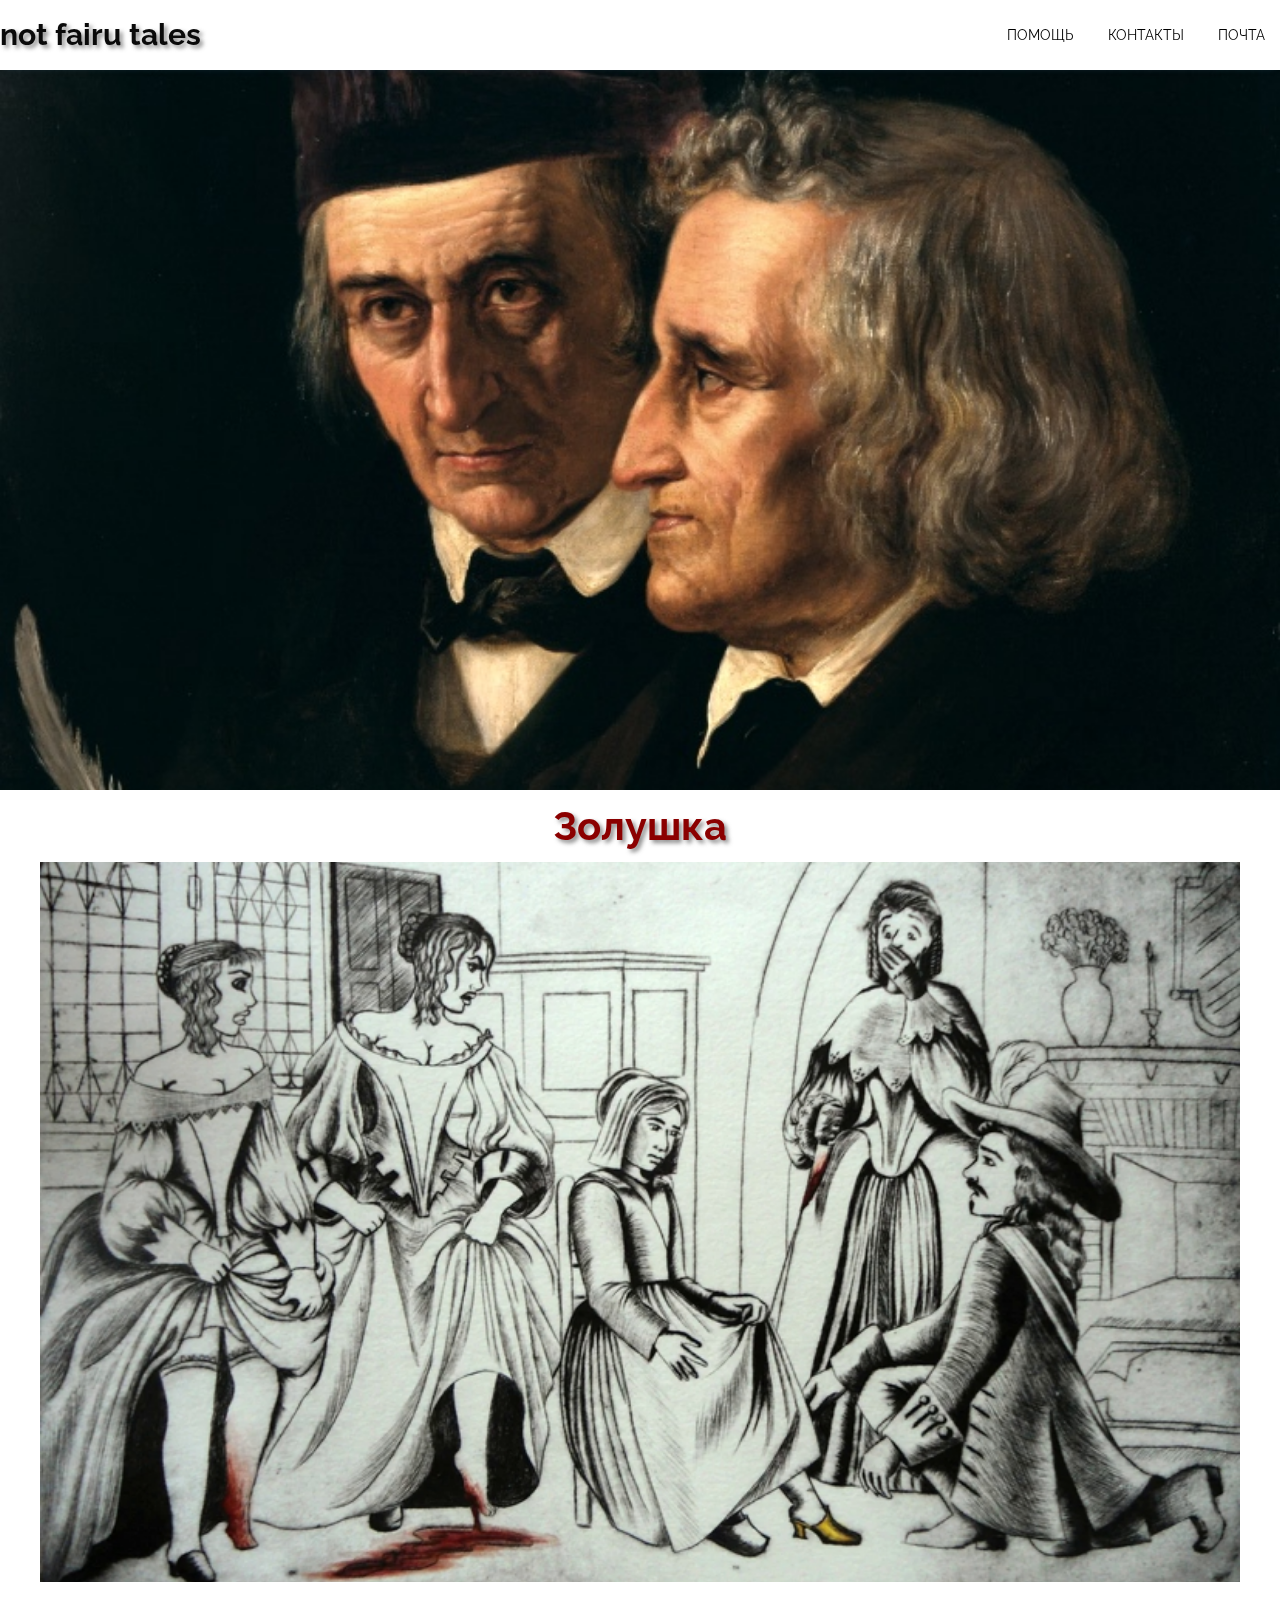
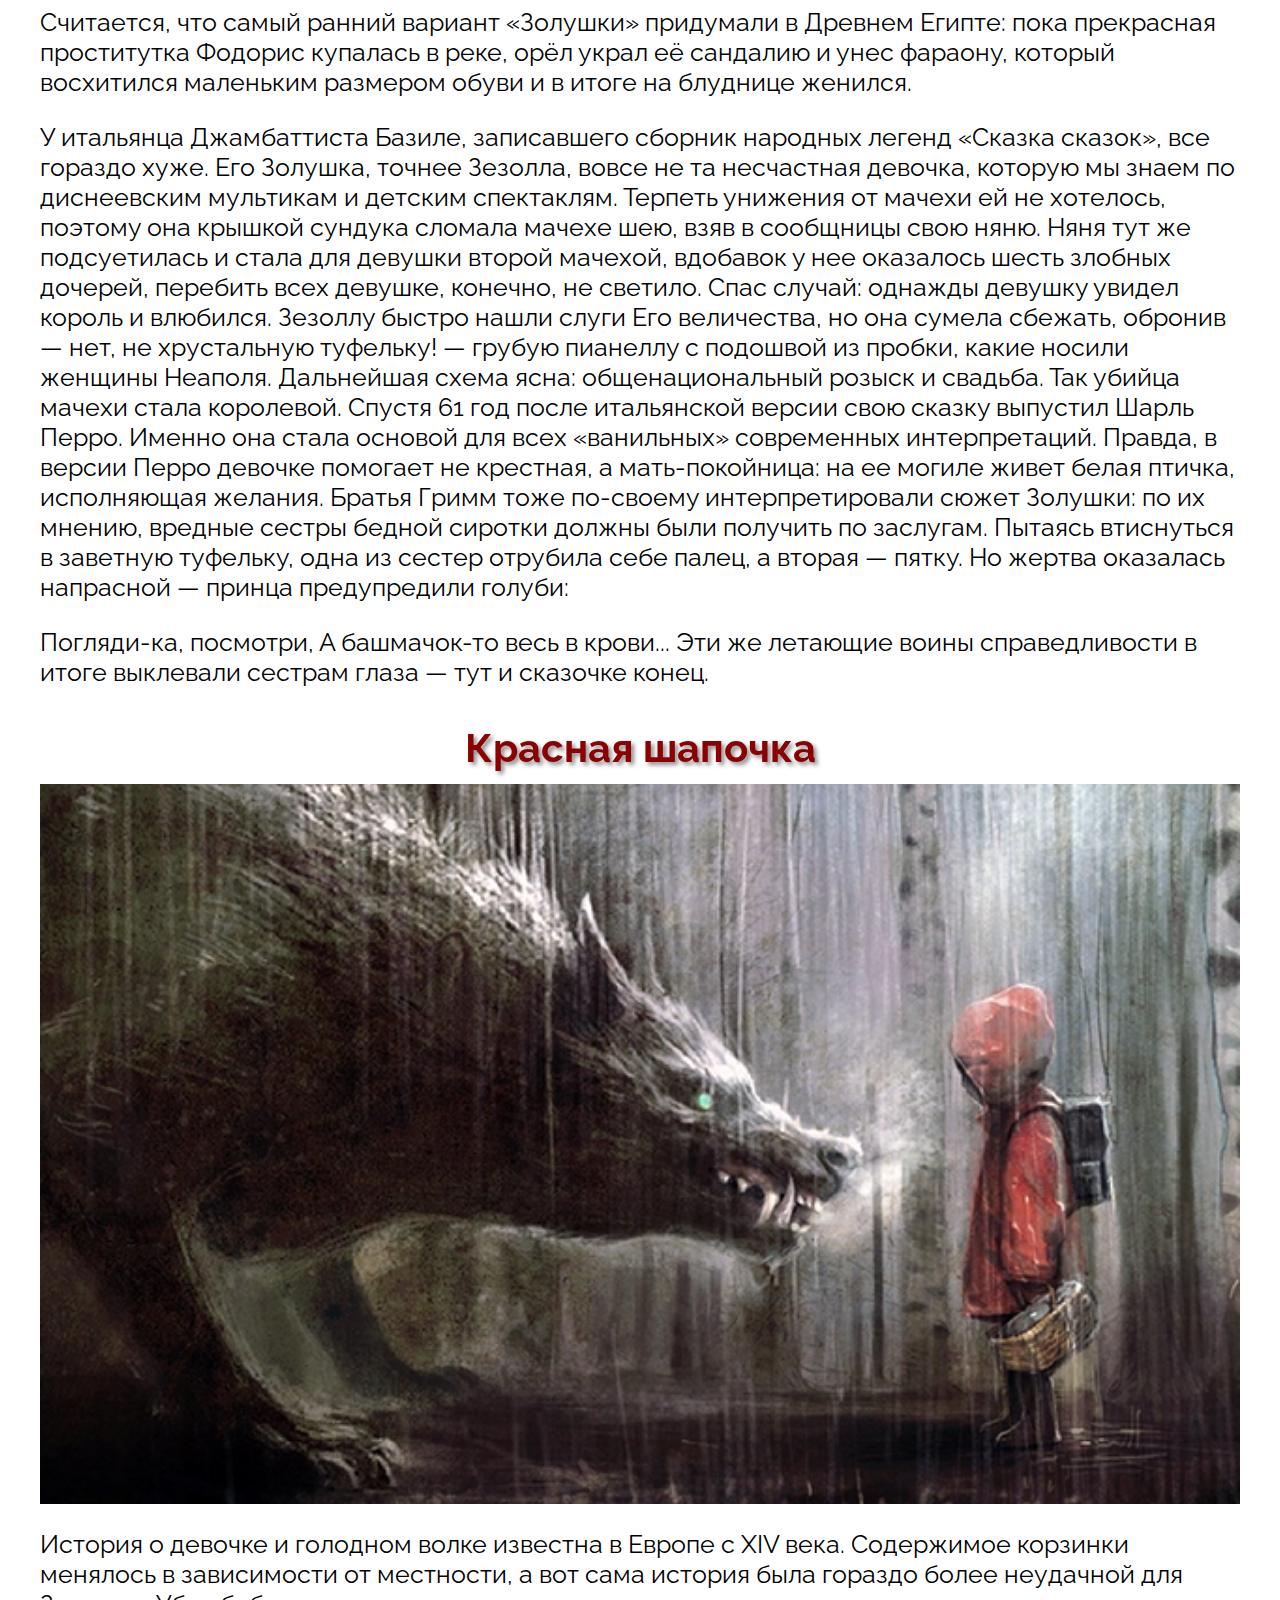
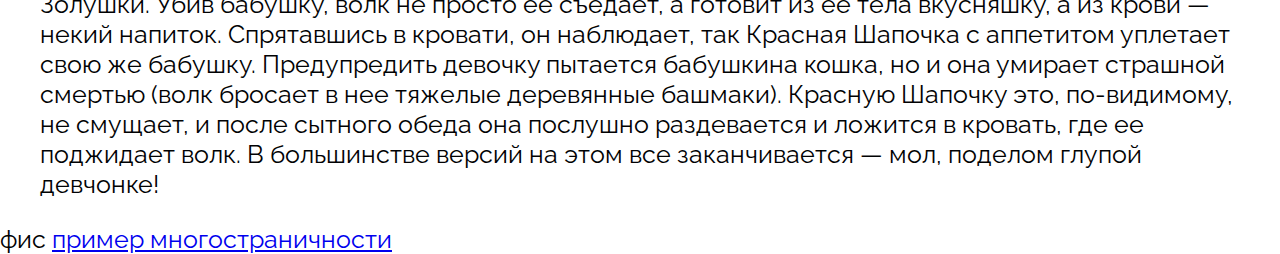
<file: index.html>
<!DOCTYPE html>
<html lang="en">
  <head>
    <meta charset="UTF-8" />
    <meta http-equiv="X-UA-Compatible" content="IE=edge" />
    <meta name="viewport" content="width=device-width, initial-scale=1.0" />
    <title>not fairu tales</title>
    <link rel="stylesheet" href="css/style.css" />
  </head>
  <body>
    <header class="header">
      <div class="header__inner">
        <h1 class="header__logo">not fairu tales</h1>
        <nav class="nav">
          <a class="nav__link" href="#">помощь</a>
          <a class="nav__link" href="#">контакты</a>
          <a class="nav__link" href="#">почта</a>
        </nav>
      </div>
    </header>
    <div class="intro">
      <img class="intro__bg" src="/img/intro.jpg" alt="" />
    </div>
    <div class="container">
      <h3>Золушка</h3>
      
      <div class="intro">
        <img class="intro__bg" src="/img/zolushka.jpg" alt="" />
      </div>

      <p>
        Считается, что самый ранний вариант «Золушки» придумали в Древнем
        Египте: пока прекрасная проститутка Фодорис купалась в реке, орёл украл
        её сандалию и унес фараону, который восхитился маленьким размером обуви
        и в итоге на блуднице женился.
      </p>
      <p>
        У итальянца Джамбаттиста Базиле, записавшего сборник народных легенд
        «Сказка сказок», все гораздо хуже. Его Золушка, точнее Зезолла, вовсе не
        та несчастная девочка, которую мы знаем по диснеевским мультикам и
        детским спектаклям. Терпеть унижения от мачехи ей не хотелось, поэтому
        она крышкой сундука сломала мачехе шею, взяв в сообщницы свою няню. Няня
        тут же подсуетилась и стала для девушки второй мачехой, вдобавок у нее
        оказалось шесть злобных дочерей, перебить всех девушке, конечно, не
        светило. Спас случай: однажды девушку увидел король и влюбился. Зезоллу
        быстро нашли слуги Его величества, но она сумела сбежать, обронив — нет,
        не хрустальную туфельку! — грубую пианеллу с подошвой из пробки, какие
        носили женщины Неаполя. Дальнейшая схема ясна: общенациональный розыск и
        свадьба. Так убийца мачехи стала королевой. Спустя 61 год после
        итальянской версии свою сказку выпустил Шарль Перро. Именно она стала
        основой для всех «ванильных» современных интерпретаций. Правда, в версии
        Перро девочке помогает не крестная, а мать-покойница: на ее могиле живет
        белая птичка, исполняющая желания. Братья Гримм тоже по-своему
        интерпретировали сюжет Золушки: по их мнению, вредные сестры бедной
        сиротки должны были получить по заслугам. Пытаясь втиснуться в заветную
        туфельку, одна из сестер отрубила себе палец, а вторая — пятку. Но
        жертва оказалась напрасной — принца предупредили голуби:
      </p>
      <p>
        Погляди-ка, посмотри, А башмачок-то весь в крови... Эти же летающие
        воины справедливости в итоге выклевали сестрам глаза — тут и сказочке
        конец.
      </p>
      <audio src="/Music/music.mp3" autoplay="autoplay"></audio>

      <h3>Красная шапочка</h3>
      <div class="intro">
        <img class="intro__bg" src="/img/640.png" alt="" />
      </div>

      <p>
        История о девочке и голодном волке известна в Европе с XIV века.
        Содержимое корзинки менялось в зависимости от местности, а вот сама
        история была гораздо более неудачной для Золушки. Убив бабушку, волк не
        просто ее съедает, а готовит из ее тела вкусняшку, а из крови — некий
        напиток. Спрятавшись в кровати, он наблюдает, так Красная Шапочка с
        аппетитом уплетает свою же бабушку. Предупредить девочку пытается
        бабушкина кошка, но и она умирает страшной смертью (волк бросает в нее
        тяжелые деревянные башмаки). Красную Шапочку это, по-видимому, не
        смущает, и после сытного обеда она послушно раздевается и ложится в
        кровать, где ее поджидает волк. В большинстве версий на этом все
        заканчивается — мол, поделом глупой девчонке!
      </p>
    </div>
фис
    <!-- ссылка по вопросу "как сделать многостраничность". Суть просто в странице в корне проекта и ссылки на неё-->
    <a href="/example.html">пример многостраничности</a>
  </body>
</html>

<!-- Пупсик, не забываем что ты у меня невероятная умница и у тебя все получится!!! -->
</file>
<file: css/style.css>
@import url("https://fonts.googleapis.com/css2?family=Raleway:wght@400;500;700&display=swap");
* {
  box-sizing: border-box;
}
body {
  margin: 0;
  font-family: "Raleway", sans-serif;
  font: weight 400px;
  font-size: 25px;
  line-height: 1.2em;
  padding-top: 70px;
  color: rgb(1, 2, 3);

}
h1 {
  margin: 0%;
  font-weight: 700;
  border: rgb(82, 9, 9);
  text-shadow: rgba(71, 71, 71, 0.61) 3px 3px 4px;
}

h2 {
  margin-top: 0px;
  font-size: 40px;
  line-height: 1.2;
  color: darkred;
  position: absolute;
  bottom: 0px;
  margin-bottom: 0px;
  padding: 12px;
  backdrop-filter: blur(10px);
  text-shadow: rgba(71, 71, 71, 0.61) 3px 3px 4px;
}
h3 {
  margin-top: 0px;
  text-align: center;
  font-size: 40px;
  line-height: 1.2;
  color: darkred;
  bottom: 0px;
  margin-bottom: 0px;
  padding: 12px;
  backdrop-filter: blur(10px);
  text-shadow: rgba(71, 71, 71, 0.61) 3px 3px 4px;
}

/*container*/
.container {
  width: 100%;
  max-width: 1200px;
  margin: 0 auto;
}

/*intro*/
.intro {
  width: 100%;
  height: 80vh;
  position: relative;
}
.intro__bg {
  position: absolute;
  width: 100%;
  height: 100%;
  top: 0;
  left: 0;
  z-index: -1;
  object-fit: cover;
  object-position: center;
}
/*header*/
.header {
  width: 100%;
  padding: 20px 0px;
  position: fixed;
  top: 0px;
  left: 0px;
  z-index: 200;
  background-color: rgb(255, 255, 255);
  box-shadow: 0px 5px 5px -6px rgba(34, 60, 80, 0.6);
}

.header__inner {
  display: flex;
  justify-content: space-between;
}
.header__logo {
  font-size: 30px;
  font-weight: 700;
  color: #0a0a0a;
}

/*nav*/

.nav {
  font-size: 14px;
  text-transform: uppercase;
}
.nav__link {
  display: inline;
  vertical-align: top;
  margin: 0 15px;
  color: rgb(0, 0, 0);
  text-decoration: none;
  transition: all 0.2s linear;
  border-bottom: 1px solid transparent;
}


.nav__link:hover {
  color: rgb(26, 26, 116);
  border-color: rgb(26, 26, 116);
}
.linked_img {
  position: relative;
}
</file>
